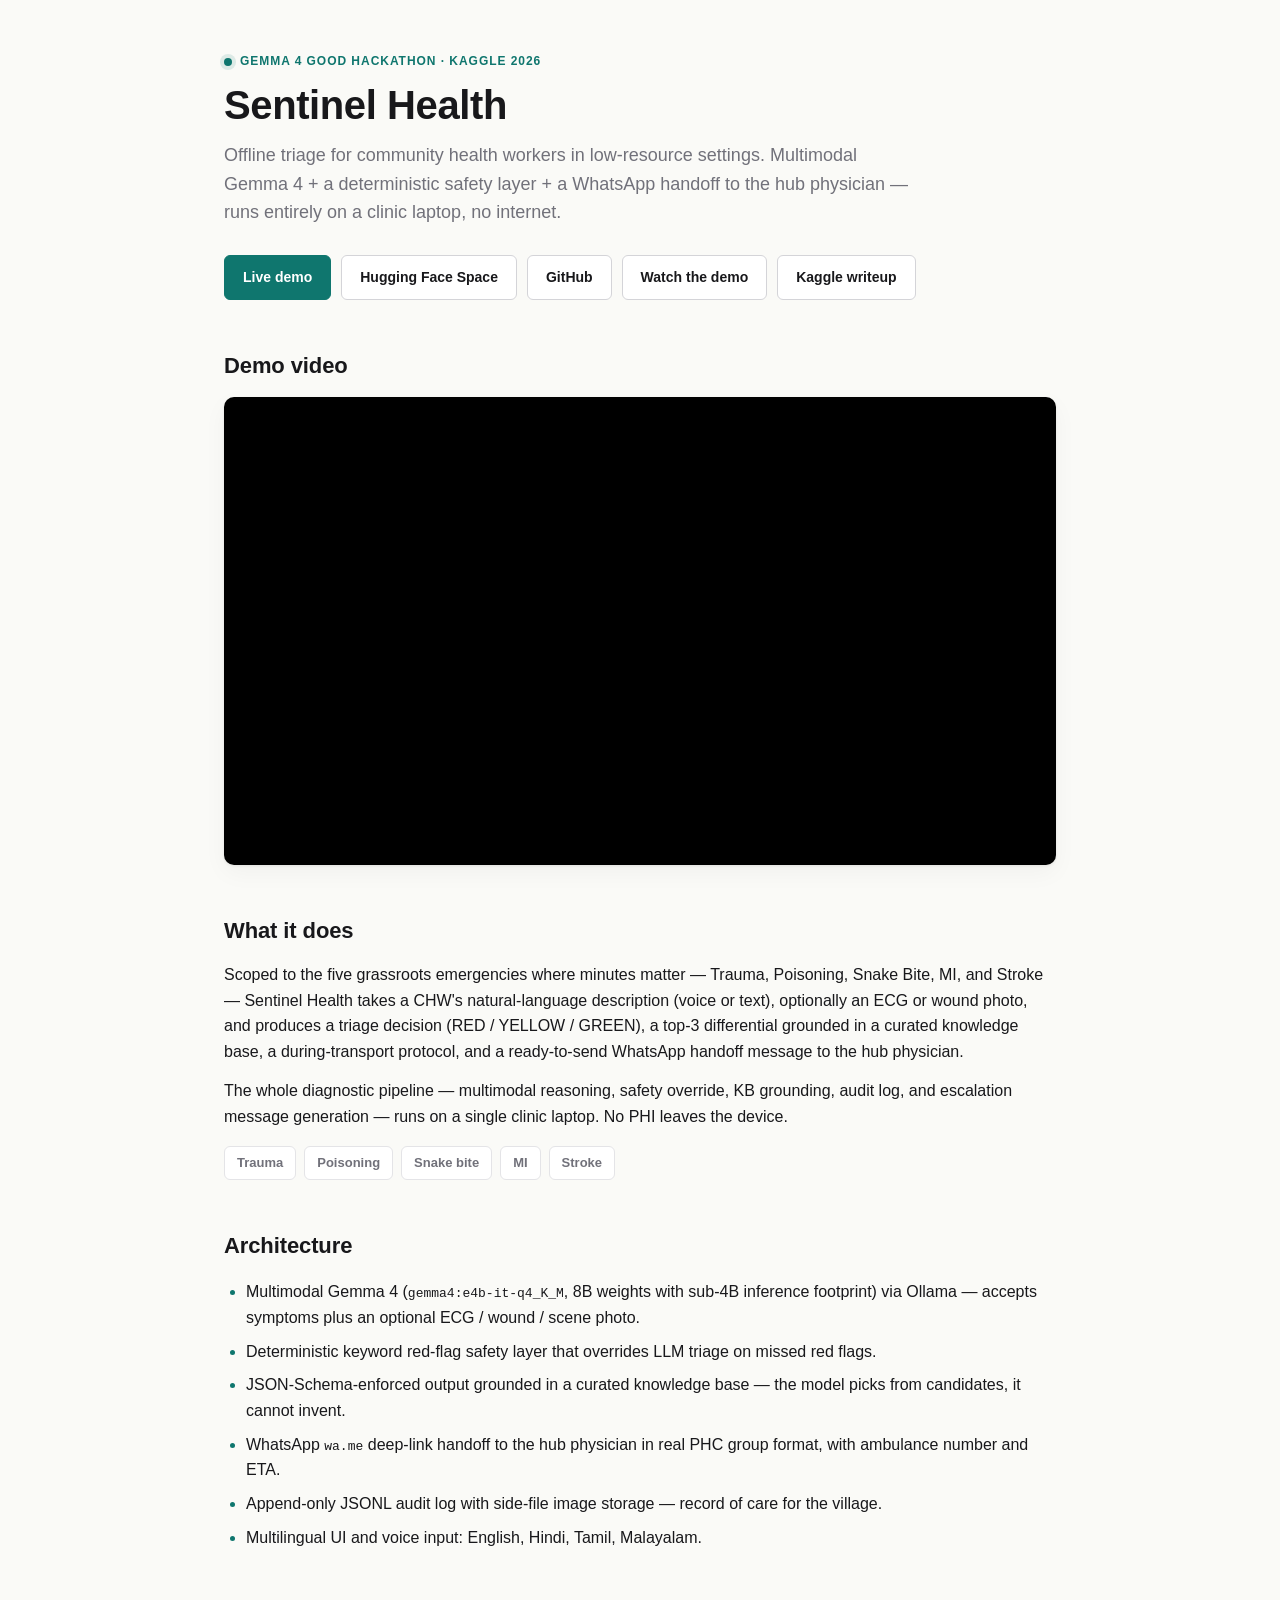
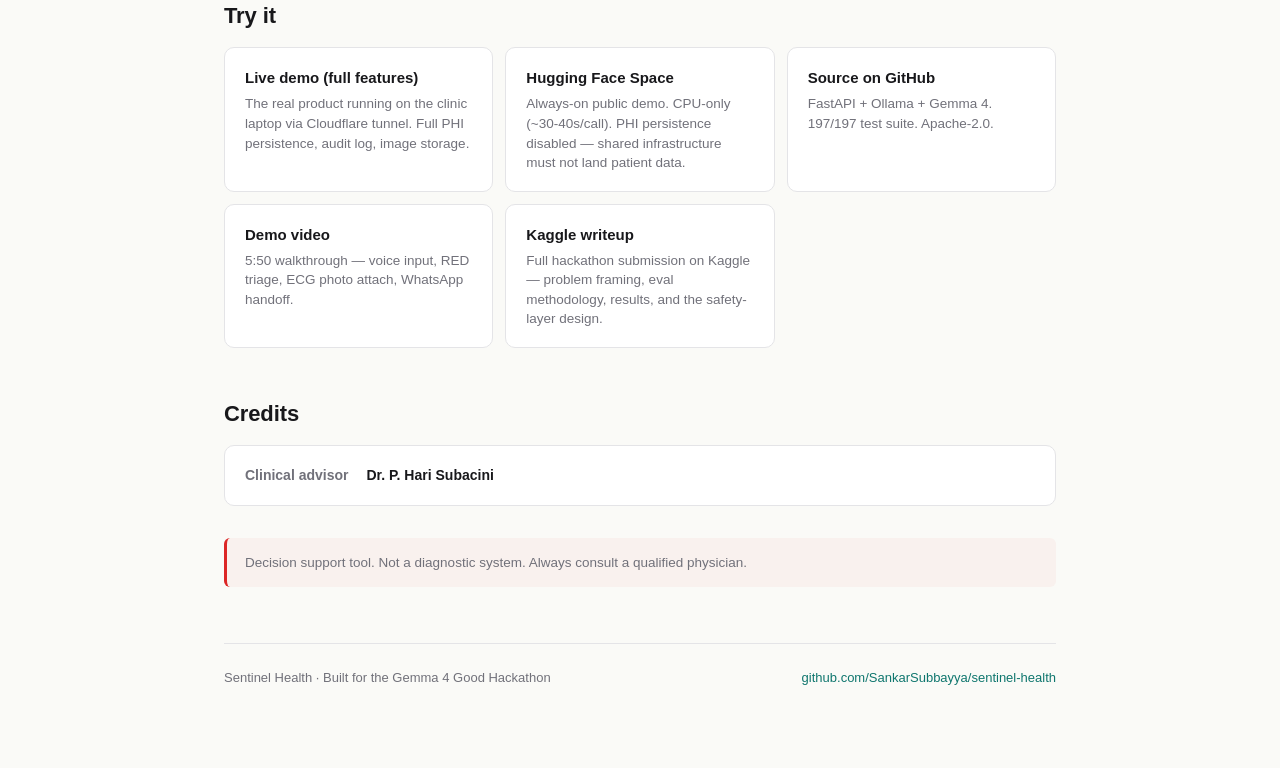
<file: docs/index.html>
<!DOCTYPE html>
<html lang="en">
<head>
  <meta charset="UTF-8" />
  <meta name="viewport" content="width=device-width, initial-scale=1" />
  <title>Sentinel Health — Offline Gemma 4 Triage for Community Health Workers</title>
  <meta name="description" content="Offline-first AI triage for community health workers in low-resource settings. Multimodal Gemma 4 + a deterministic safety layer + WhatsApp handoff to the hub physician. Runs entirely on a clinic laptop, no internet." />

  <meta property="og:title" content="Sentinel Health — Offline Gemma 4 Triage for Community Health Workers" />
  <meta property="og:description" content="Multimodal Gemma 4 + a deterministic safety layer + WhatsApp handoff to the hub physician. Runs entirely on a clinic laptop, no internet." />
  <meta property="og:type" content="website" />
  <meta property="og:url" content="https://sentinel.accurateai.org/" />
  <meta property="og:image" content="https://img.youtube.com/vi/vQ-ansEd8dY/maxresdefault.jpg" />
  <meta name="twitter:card" content="summary_large_image" />

  <style>
    :root {
      --bg: #fafaf7;
      --surface: #ffffff;
      --text: #18181b;
      --text-muted: #71717a;
      --border: #e4e4e7;
      --border-strong: #d4d4d8;
      --accent: #0f766e;
      --accent-hover: #115e59;
      --red: #dc2626;
      --yellow: #ca8a04;
      --green: #16a34a;
      --radius: 10px;
      --radius-sm: 6px;
    }

    * { box-sizing: border-box; }
    html, body { margin: 0; padding: 0; }
    body {
      font-family: -apple-system, BlinkMacSystemFont, 'Segoe UI', Roboto, 'Helvetica Neue', Arial, sans-serif;
      background: var(--bg);
      color: var(--text);
      line-height: 1.6;
      -webkit-font-smoothing: antialiased;
    }
    a { color: var(--accent); text-decoration: none; }
    a:hover { color: var(--accent-hover); text-decoration: underline; }

    .wrap {
      max-width: 880px;
      margin: 0 auto;
      padding: 48px 24px 80px;
    }

    header.hero {
      text-align: left;
      margin-bottom: 40px;
    }
    .eyebrow {
      display: inline-flex;
      align-items: center;
      gap: 8px;
      font-size: 12px;
      font-weight: 700;
      color: var(--accent);
      text-transform: uppercase;
      letter-spacing: 0.08em;
      margin-bottom: 12px;
    }
    .eyebrow::before {
      content: '';
      width: 8px;
      height: 8px;
      border-radius: 50%;
      background: var(--accent);
      box-shadow: 0 0 0 4px rgba(15, 118, 110, 0.12);
    }
    h1 {
      font-size: 40px;
      line-height: 1.08;
      font-weight: 750;
      letter-spacing: -0.01em;
      margin: 0 0 14px;
    }
    .lede {
      font-size: 18px;
      color: var(--text-muted);
      max-width: 700px;
      margin: 0 0 28px;
    }

    .cta-row {
      display: flex;
      flex-wrap: wrap;
      gap: 10px;
      margin-bottom: 8px;
    }
    .btn {
      display: inline-flex;
      align-items: center;
      gap: 8px;
      padding: 10px 18px;
      border-radius: var(--radius-sm);
      font-weight: 600;
      font-size: 14px;
      border: 1px solid var(--border-strong);
      background: var(--surface);
      color: var(--text);
      transition: all 0.15s;
    }
    .btn:hover { border-color: var(--accent); color: var(--accent); text-decoration: none; }
    .btn-primary {
      background: var(--accent);
      color: #fff;
      border-color: var(--accent);
    }
    .btn-primary:hover { background: var(--accent-hover); color: #fff; border-color: var(--accent-hover); }

    section { margin-top: 48px; }
    h2 {
      font-size: 22px;
      font-weight: 700;
      letter-spacing: -0.005em;
      margin: 0 0 14px;
    }
    p { margin: 0 0 14px; }

    .video-wrap {
      position: relative;
      width: 100%;
      padding-top: 56.25%;
      border-radius: var(--radius);
      overflow: hidden;
      background: #000;
      box-shadow: 0 1px 3px rgba(0, 0, 0, 0.08), 0 8px 24px rgba(0, 0, 0, 0.04);
    }
    .video-wrap iframe {
      position: absolute;
      inset: 0;
      width: 100%;
      height: 100%;
      border: 0;
    }

    .scope-strip {
      display: flex;
      flex-wrap: wrap;
      gap: 8px;
      margin: 16px 0 0;
    }
    .scope-chip {
      display: inline-flex;
      align-items: center;
      padding: 6px 12px;
      background: var(--surface);
      border: 1px solid var(--border);
      border-radius: var(--radius-sm);
      color: var(--text-muted);
      font-size: 13px;
      font-weight: 650;
    }

    .arch-list {
      padding-left: 22px;
      color: var(--text);
    }
    .arch-list li { margin-bottom: 8px; }
    .arch-list li::marker { color: var(--accent); }

    .link-grid {
      display: grid;
      grid-template-columns: repeat(auto-fit, minmax(260px, 1fr));
      gap: 12px;
      margin-top: 12px;
    }
    .link-card {
      background: var(--surface);
      border: 1px solid var(--border);
      border-radius: var(--radius);
      padding: 18px 20px;
      transition: border-color 0.15s, box-shadow 0.15s, transform 0.12s;
      color: var(--text);
      display: block;
    }
    .link-card:hover {
      border-color: var(--accent);
      box-shadow: 0 6px 18px rgba(15, 118, 110, 0.08);
      transform: translateY(-1px);
      text-decoration: none;
    }
    .link-card-title {
      font-weight: 700;
      font-size: 15px;
      margin-bottom: 4px;
      color: var(--text);
    }
    .link-card-desc {
      font-size: 13.5px;
      color: var(--text-muted);
      line-height: 1.45;
    }

    .credit-row {
      display: flex;
      flex-wrap: wrap;
      align-items: baseline;
      gap: 8px 18px;
      padding: 18px 20px;
      background: var(--surface);
      border: 1px solid var(--border);
      border-radius: var(--radius);
      font-size: 14px;
    }
    .credit-label { color: var(--text-muted); font-weight: 600; }
    .credit-value { color: var(--text); font-weight: 600; }

    .disclaimer {
      margin-top: 32px;
      padding: 14px 18px;
      background: rgba(220, 38, 38, 0.04);
      border-left: 3px solid var(--red);
      border-radius: var(--radius-sm);
      color: var(--text-muted);
      font-size: 13.5px;
    }

    footer {
      margin-top: 56px;
      padding-top: 24px;
      border-top: 1px solid var(--border);
      color: var(--text-muted);
      font-size: 13px;
      display: flex;
      flex-wrap: wrap;
      justify-content: space-between;
      gap: 8px;
    }

    @media (max-width: 560px) {
      h1 { font-size: 32px; }
      .lede { font-size: 16px; }
      .wrap { padding: 32px 18px 60px; }
    }
  </style>
</head>
<body>
  <div class="wrap">
    <header class="hero">
      <div class="eyebrow">Gemma 4 Good Hackathon · Kaggle 2026</div>
      <h1>Sentinel Health</h1>
      <p class="lede">
        Offline triage for community health workers in low-resource settings.
        Multimodal Gemma 4 + a deterministic safety layer + a WhatsApp handoff
        to the hub physician — runs entirely on a clinic laptop, no internet.
      </p>
      <div class="cta-row">
        <a class="btn btn-primary" href="https://triage.accurateai.org/demo">Live demo</a>
        <a class="btn" href="https://huggingface.co/spaces/sankara68/sentinel-health">Hugging Face Space</a>
        <a class="btn" href="https://github.com/SankarSubbayya/sentinel-health">GitHub</a>
        <a class="btn" href="https://youtu.be/vQ-ansEd8dY">Watch the demo</a>
        <a class="btn" href="https://www.kaggle.com/competitions/gemma-4-good-hackathon/writeups/new-writeup-1778811422964">Kaggle writeup</a>
      </div>
    </header>

    <section>
      <h2>Demo video</h2>
      <div class="video-wrap">
        <iframe
          src="https://www.youtube.com/embed/vQ-ansEd8dY"
          title="Sentinel Health — Offline Gemma 4 Medical Triage Demo"
          allow="accelerometer; autoplay; clipboard-write; encrypted-media; gyroscope; picture-in-picture; web-share"
          allowfullscreen
          referrerpolicy="strict-origin-when-cross-origin">
        </iframe>
      </div>
    </section>

    <section>
      <h2>What it does</h2>
      <p>
        Scoped to the five grassroots emergencies where minutes matter — Trauma,
        Poisoning, Snake Bite, MI, and Stroke — Sentinel Health takes a CHW's
        natural-language description (voice or text), optionally an ECG or wound
        photo, and produces a triage decision (RED / YELLOW / GREEN), a top-3
        differential grounded in a curated knowledge base, a during-transport
        protocol, and a ready-to-send WhatsApp handoff message to the hub
        physician.
      </p>
      <p>
        The whole diagnostic pipeline — multimodal reasoning, safety override,
        KB grounding, audit log, and escalation message generation — runs on a
        single clinic laptop. No PHI leaves the device.
      </p>
      <div class="scope-strip">
        <span class="scope-chip">Trauma</span>
        <span class="scope-chip">Poisoning</span>
        <span class="scope-chip">Snake bite</span>
        <span class="scope-chip">MI</span>
        <span class="scope-chip">Stroke</span>
      </div>
    </section>

    <section>
      <h2>Architecture</h2>
      <ul class="arch-list">
        <li>
          Multimodal Gemma 4 (<code>gemma4:e4b-it-q4_K_M</code>, 8B weights with
          sub-4B inference footprint) via Ollama — accepts symptoms plus an
          optional ECG / wound / scene photo.
        </li>
        <li>
          Deterministic keyword red-flag safety layer that overrides LLM triage
          on missed red flags.
        </li>
        <li>
          JSON-Schema-enforced output grounded in a curated knowledge base —
          the model picks from candidates, it cannot invent.
        </li>
        <li>
          WhatsApp <code>wa.me</code> deep-link handoff to the hub physician in
          real PHC group format, with ambulance number and ETA.
        </li>
        <li>
          Append-only JSONL audit log with side-file image storage — record of
          care for the village.
        </li>
        <li>
          Multilingual UI and voice input: English, Hindi, Tamil, Malayalam.
        </li>
      </ul>
    </section>

    <section>
      <h2>Try it</h2>
      <div class="link-grid">
        <a class="link-card" href="https://triage.accurateai.org/demo">
          <div class="link-card-title">Live demo (full features)</div>
          <div class="link-card-desc">
            The real product running on the clinic laptop via Cloudflare tunnel.
            Full PHI persistence, audit log, image storage.
          </div>
        </a>
        <a class="link-card" href="https://huggingface.co/spaces/sankara68/sentinel-health">
          <div class="link-card-title">Hugging Face Space</div>
          <div class="link-card-desc">
            Always-on public demo. CPU-only (~30-40s/call). PHI persistence
            disabled — shared infrastructure must not land patient data.
          </div>
        </a>
        <a class="link-card" href="https://github.com/SankarSubbayya/sentinel-health">
          <div class="link-card-title">Source on GitHub</div>
          <div class="link-card-desc">
            FastAPI + Ollama + Gemma 4. 197/197 test suite. Apache-2.0.
          </div>
        </a>
        <a class="link-card" href="https://youtu.be/vQ-ansEd8dY">
          <div class="link-card-title">Demo video</div>
          <div class="link-card-desc">
            5:50 walkthrough — voice input, RED triage, ECG photo attach,
            WhatsApp handoff.
          </div>
        </a>
        <a class="link-card" href="https://www.kaggle.com/competitions/gemma-4-good-hackathon/writeups/new-writeup-1778811422964">
          <div class="link-card-title">Kaggle writeup</div>
          <div class="link-card-desc">
            Full hackathon submission on Kaggle — problem framing, eval
            methodology, results, and the safety-layer design.
          </div>
        </a>
      </div>
    </section>

    <section>
      <h2>Credits</h2>
      <div class="credit-row">
        <span class="credit-label">Clinical advisor</span>
        <span class="credit-value">Dr. P. Hari Subacini</span>
      </div>
      <div class="disclaimer">
        Decision support tool. Not a diagnostic system. Always consult a
        qualified physician.
      </div>
    </section>

    <footer>
      <span>Sentinel Health · Built for the Gemma 4 Good Hackathon</span>
      <span><a href="https://github.com/SankarSubbayya/sentinel-health">github.com/SankarSubbayya/sentinel-health</a></span>
    </footer>
  </div>
</body>
</html>
</file>
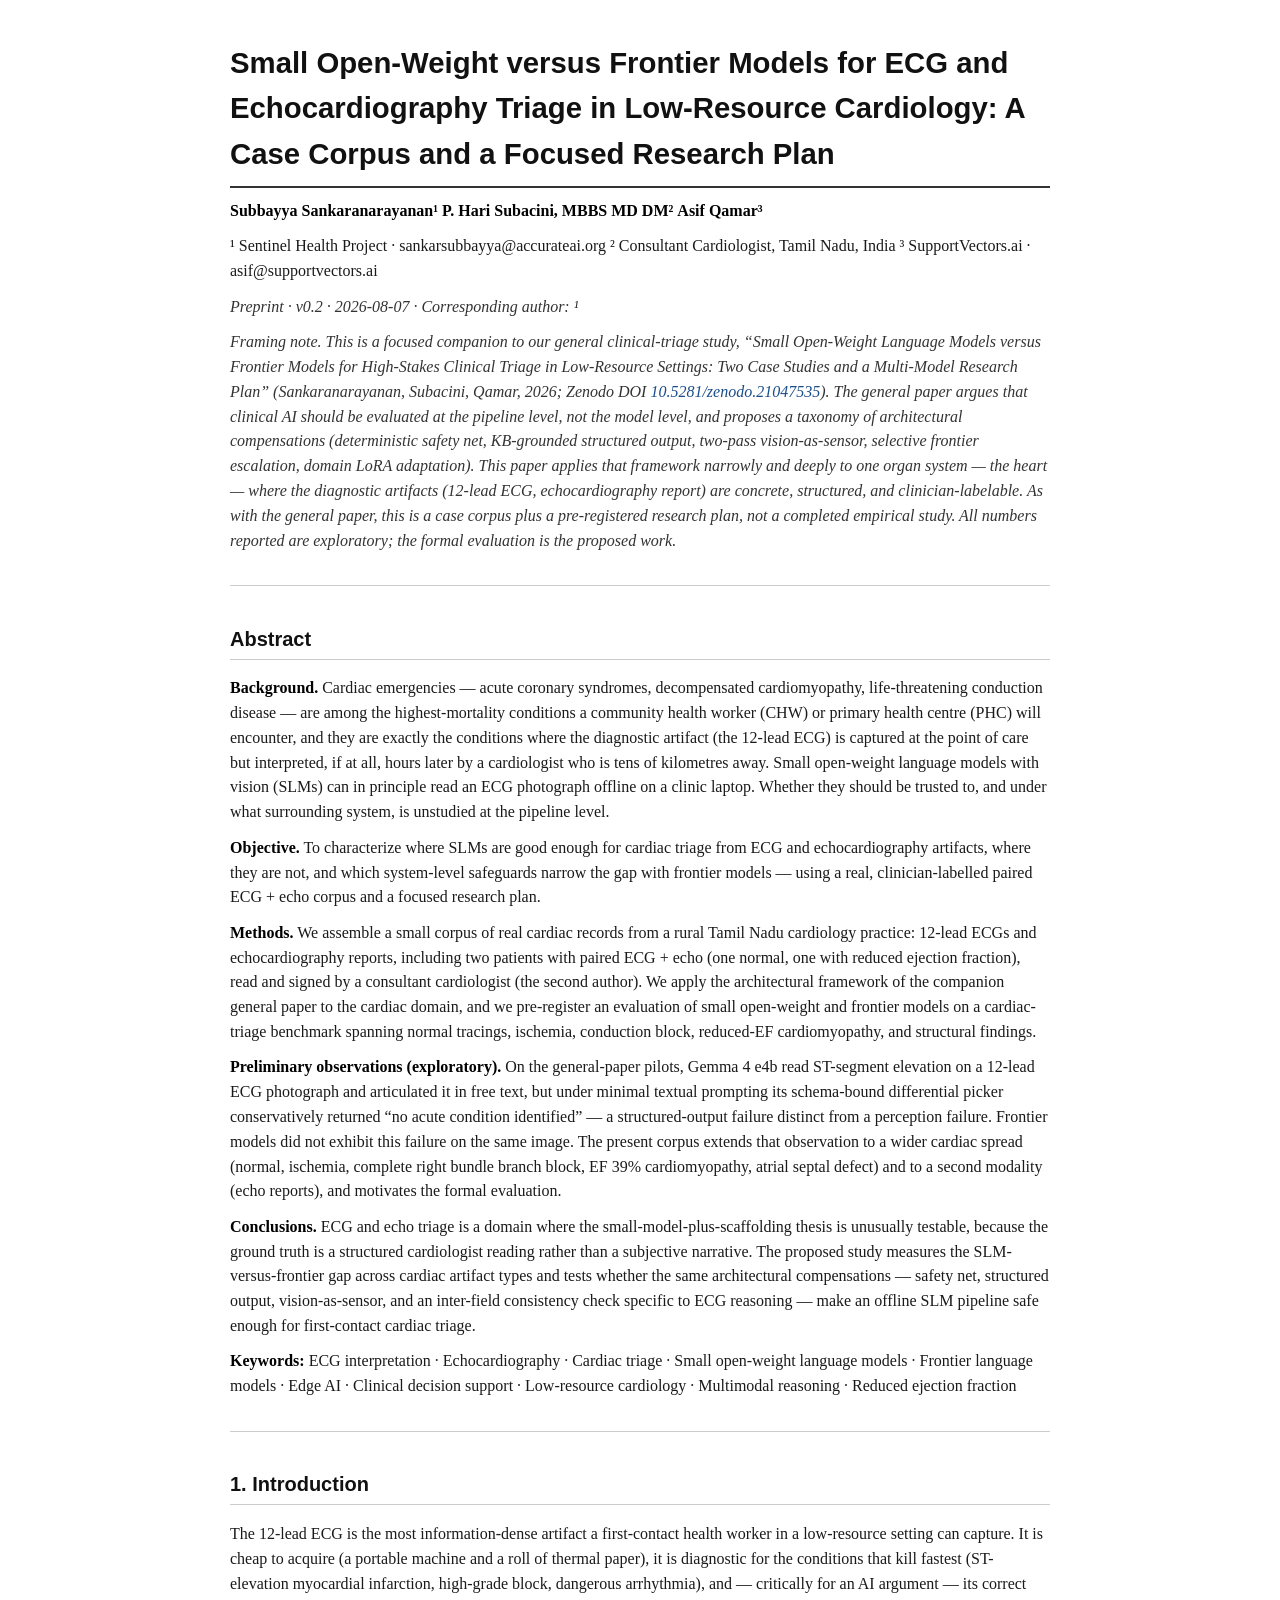
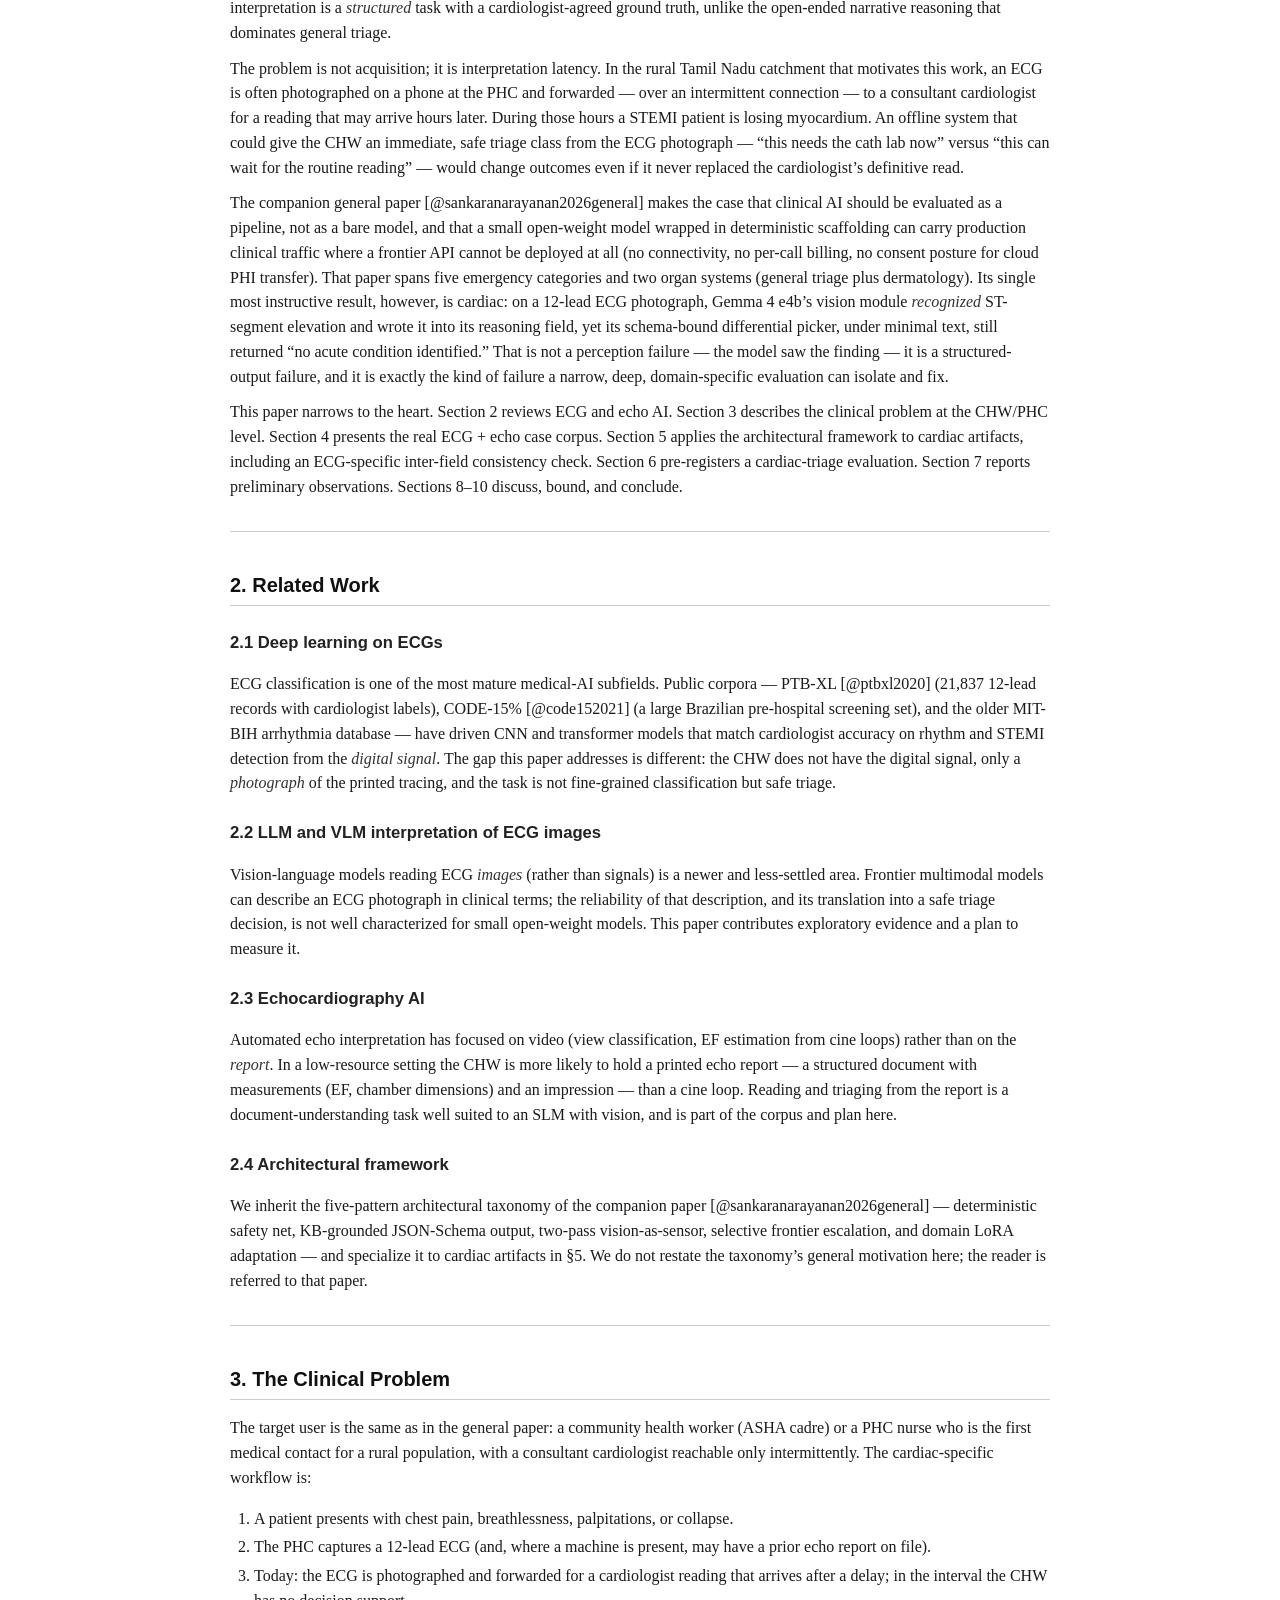
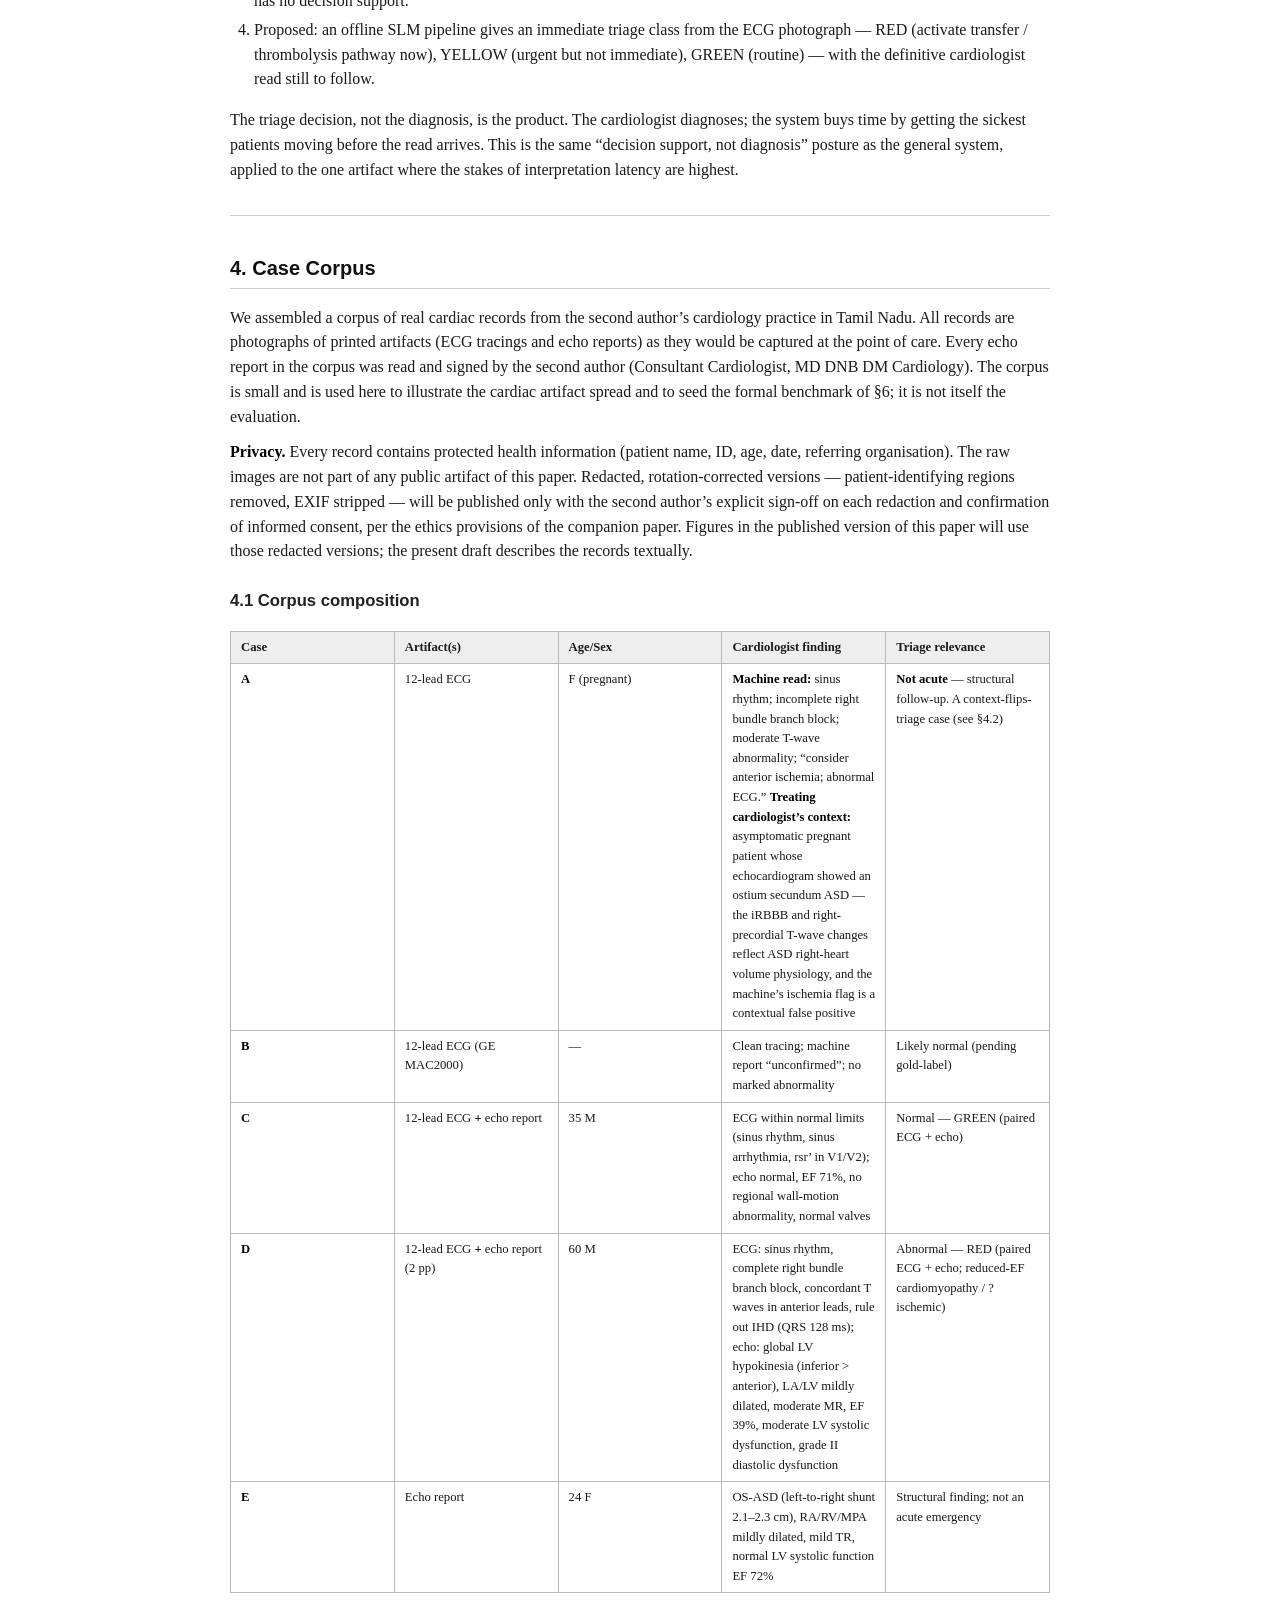
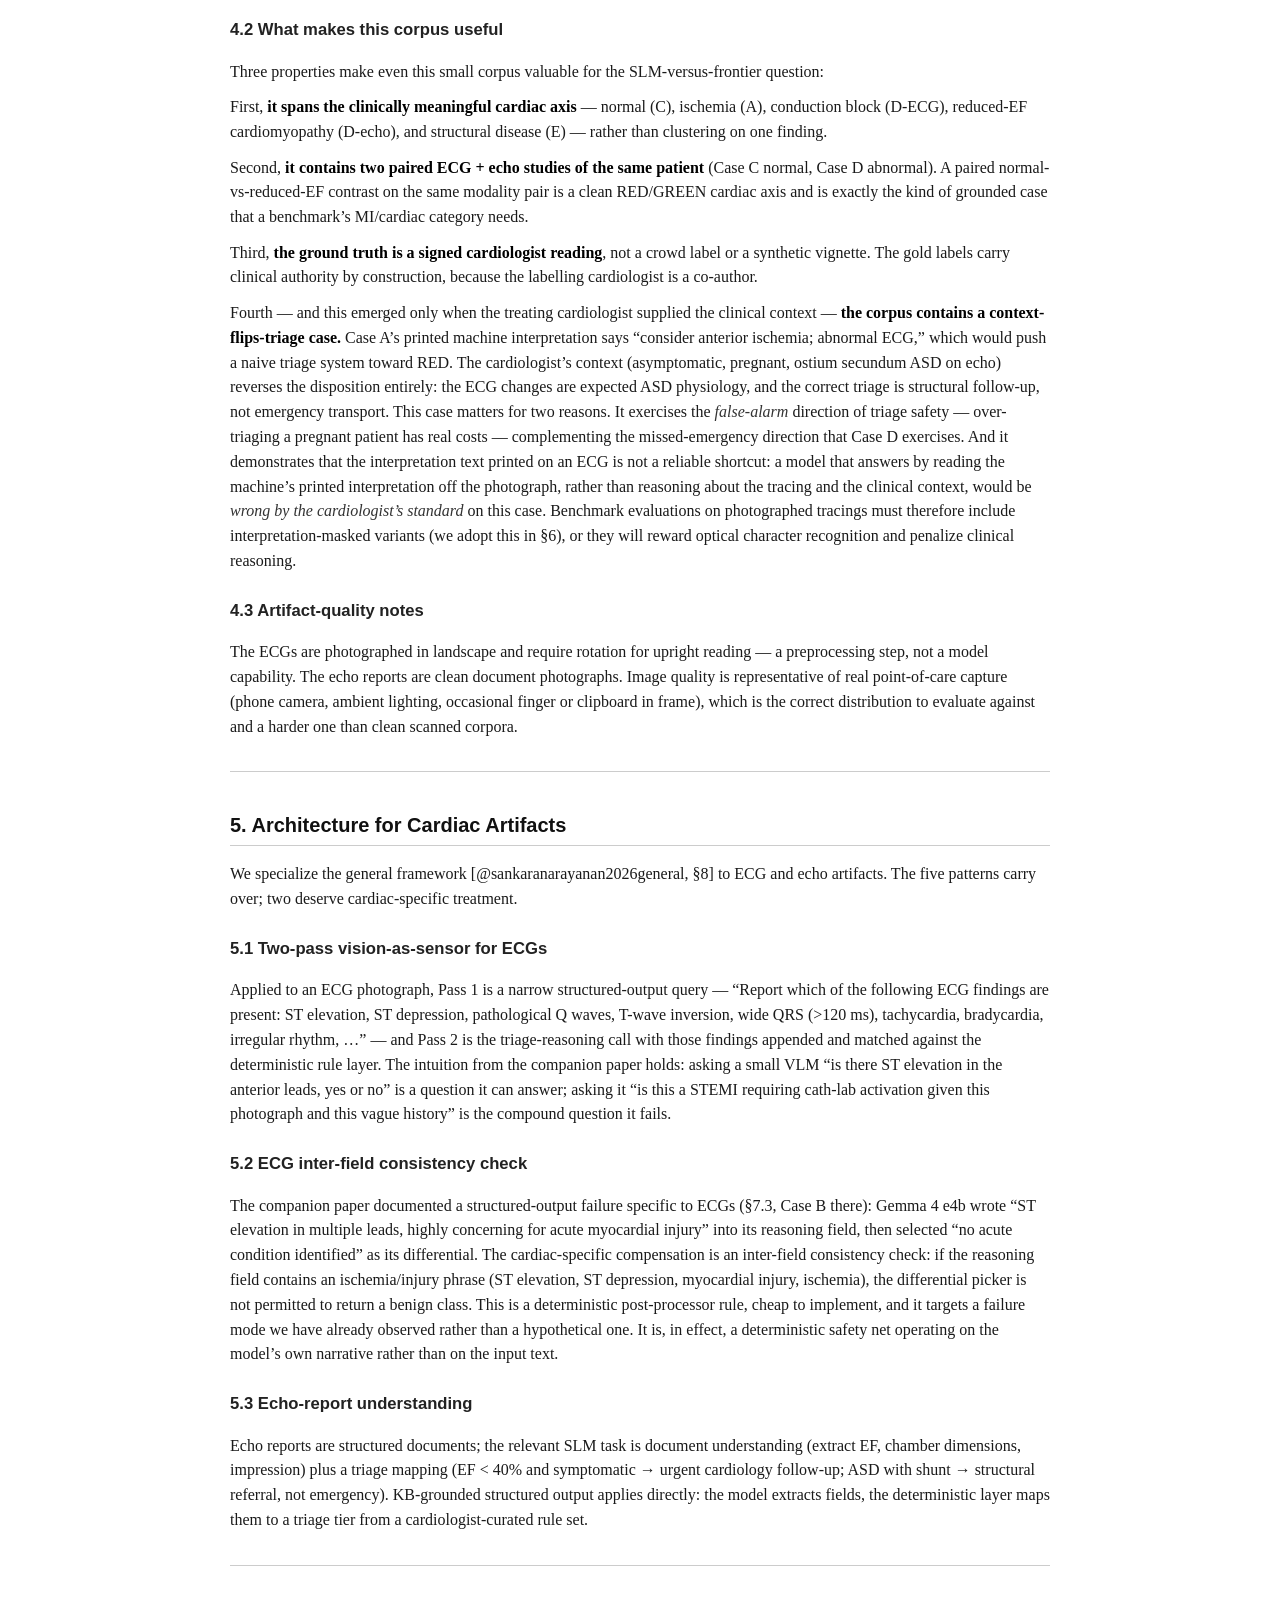
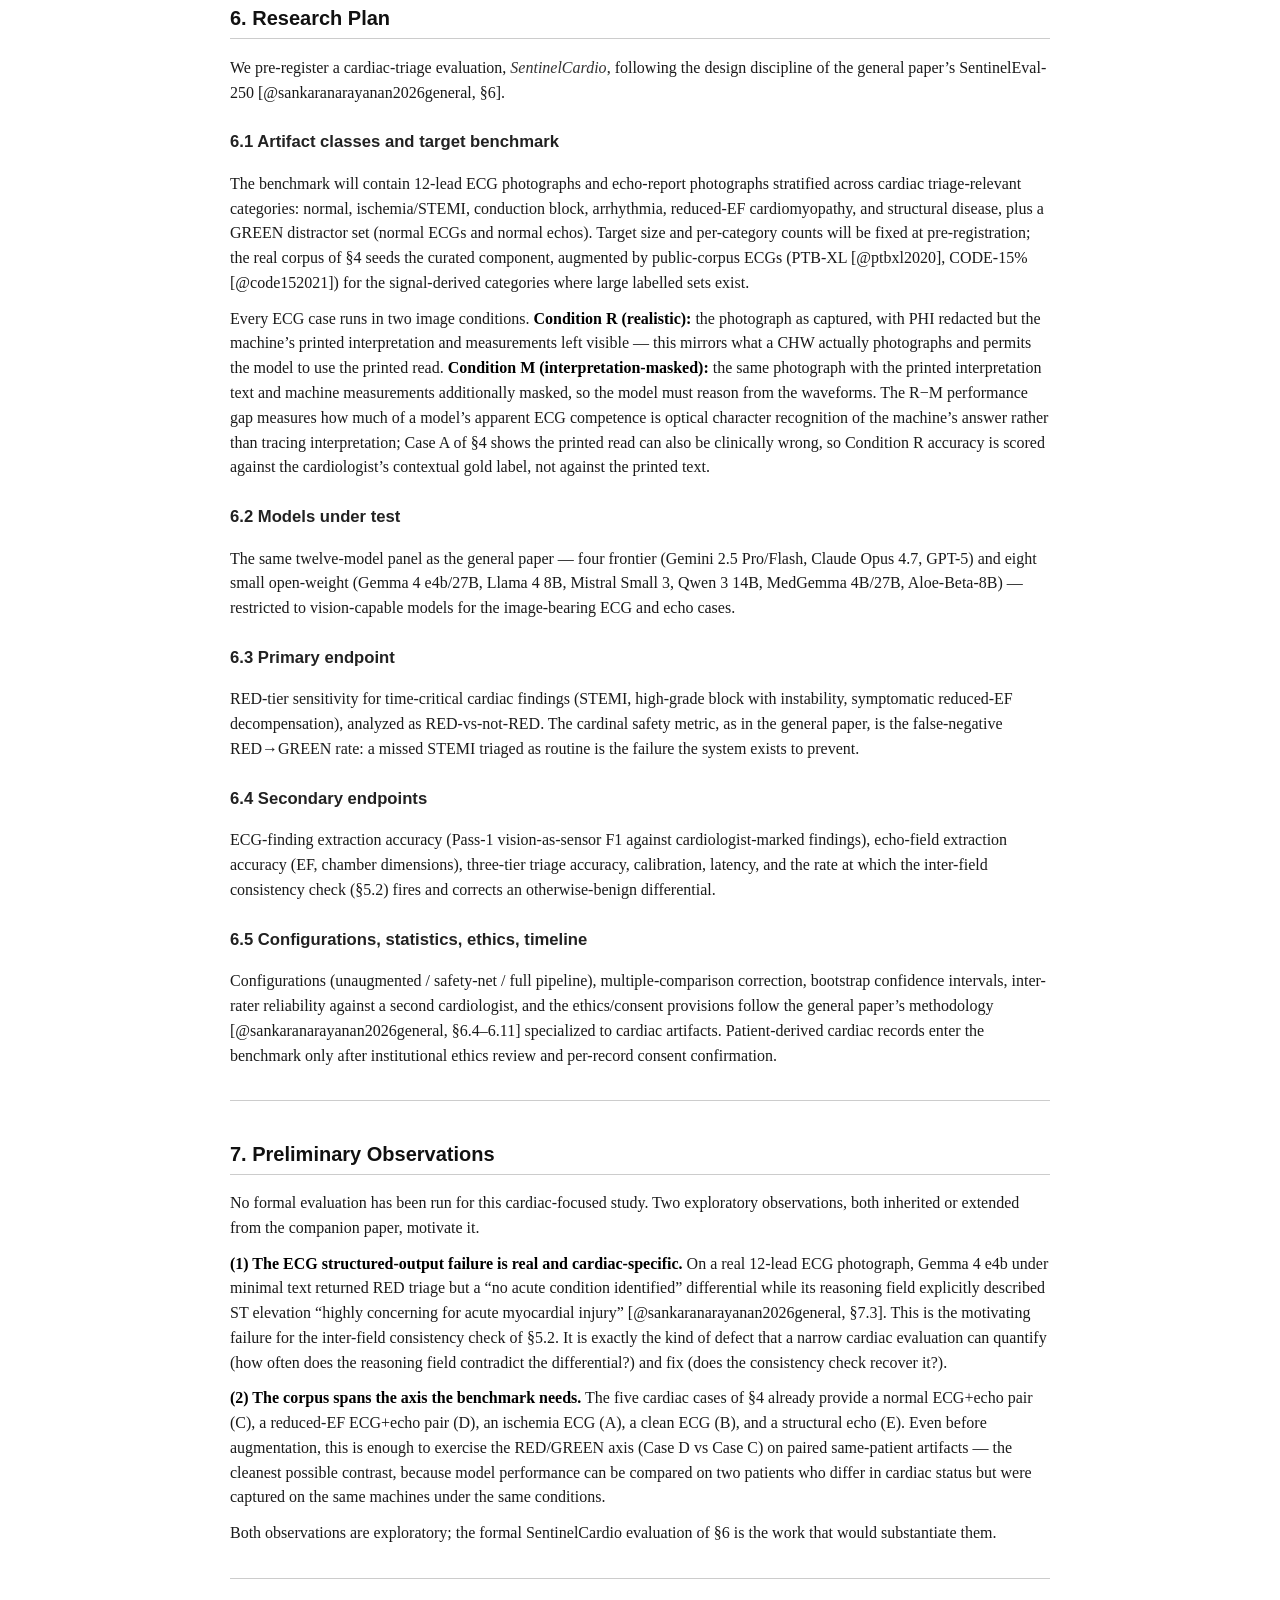
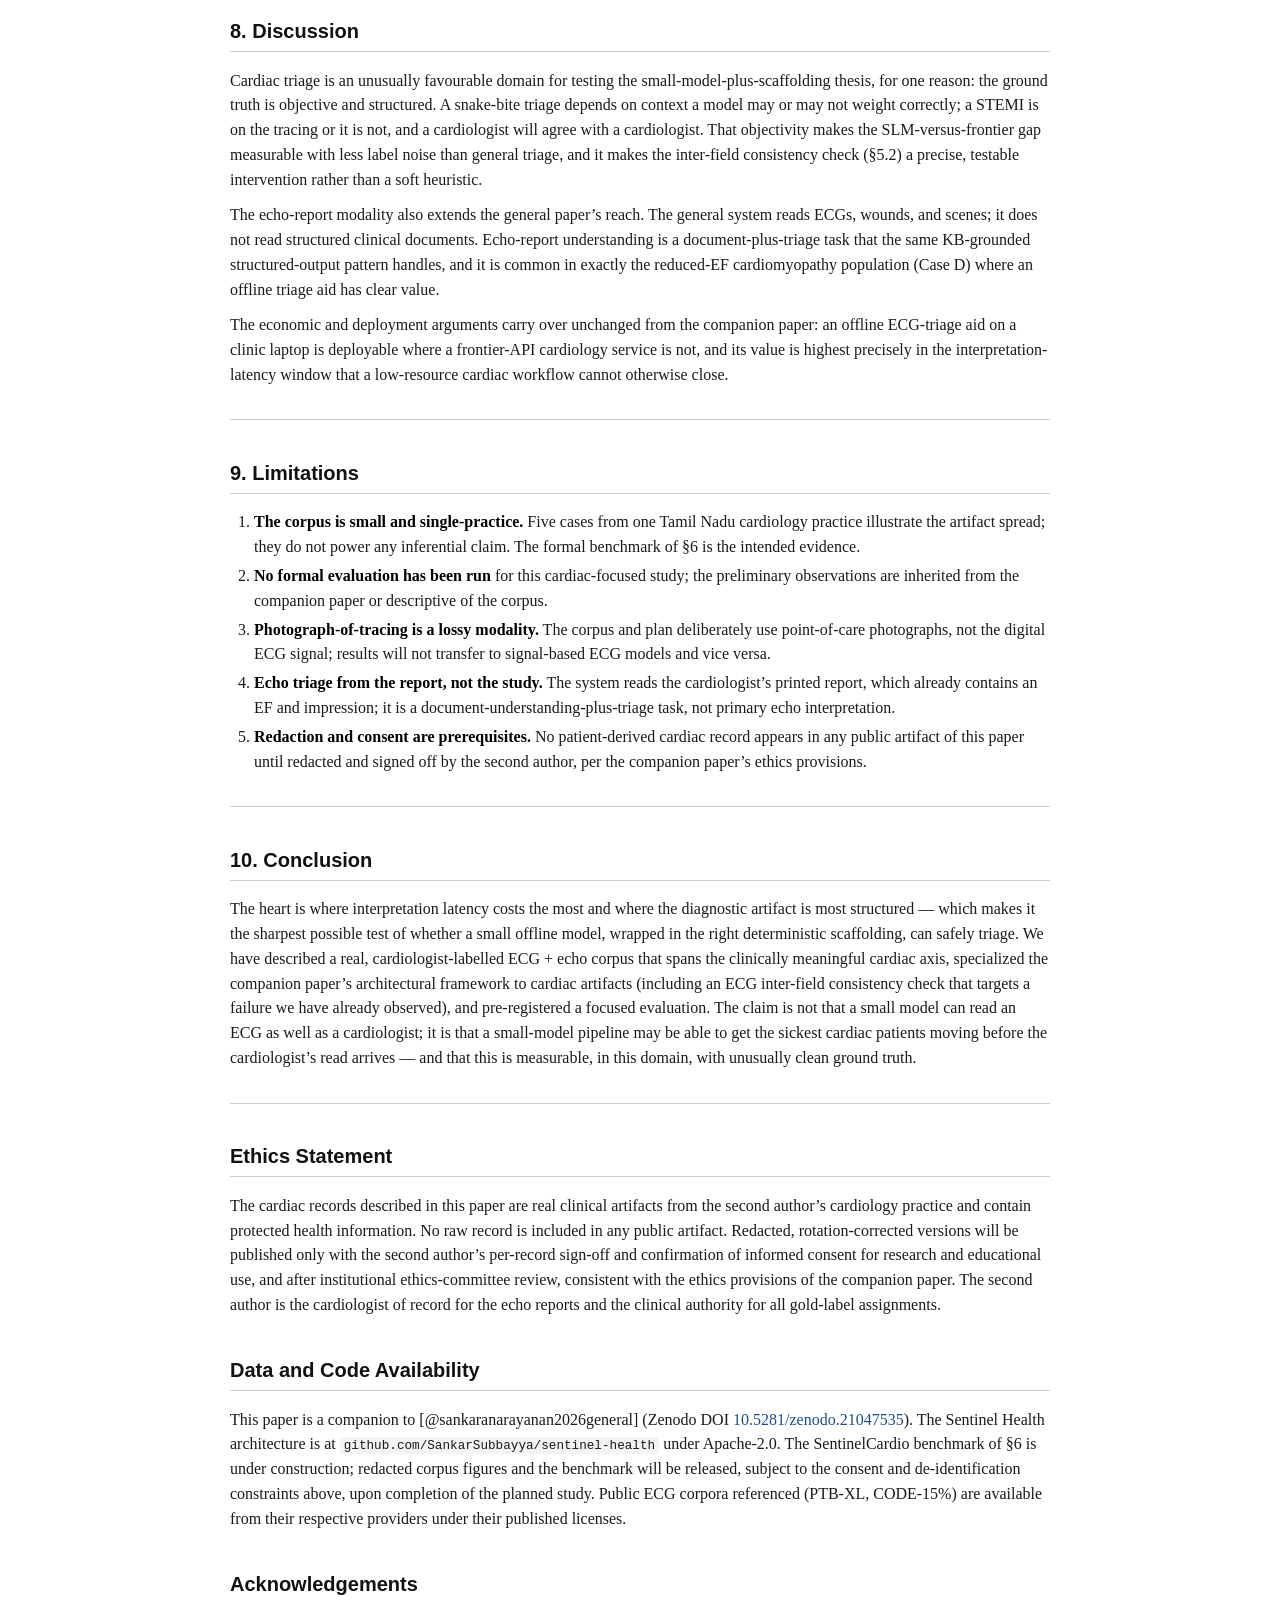
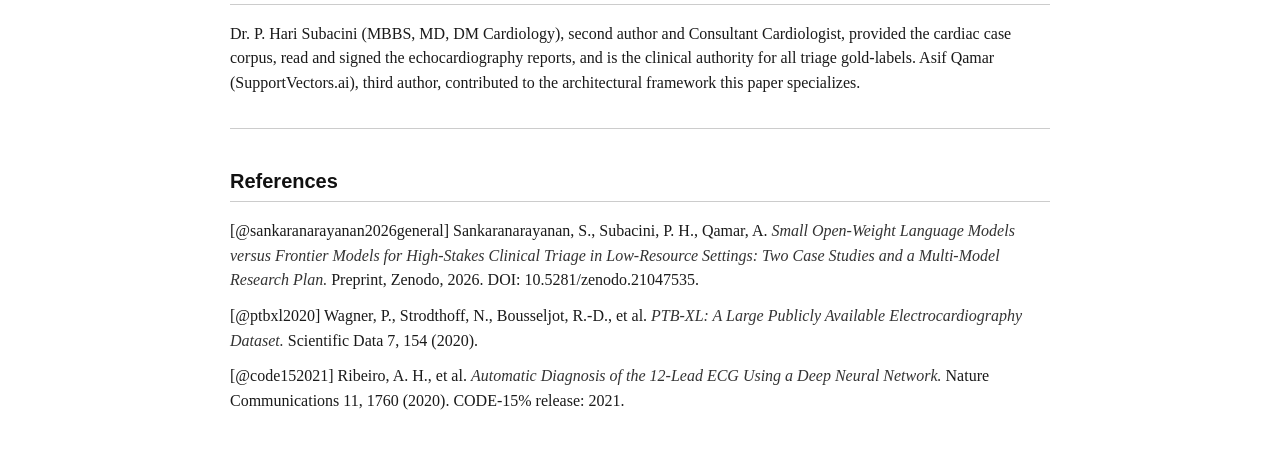
<file: docs/cardiac_slm_vs_frontier.html>
<!DOCTYPE html>
<html xmlns="http://www.w3.org/1999/xhtml" lang xml:lang>
<head>
  <meta charset="utf-8" />
  <meta name="generator" content="pandoc" />
  <meta name="viewport" content="width=device-width, initial-scale=1.0, user-scalable=yes" />
  <title>cardiac_slm_vs_frontier</title>
  <style>

code{white-space: pre-wrap;}
span.smallcaps{font-variant: small-caps;}
div.columns{display: flex; gap: min(4vw, 1.5em);}
div.column{flex: auto; overflow-x: auto;}
div.hanging-indent{margin-left: 1.5em; text-indent: -1.5em;}

ul.task-list[class]{list-style: none;}
ul.task-list li input[type="checkbox"] {
font-size: inherit;
width: 0.8em;
margin: 0 0.8em 0.2em -1.6em;
vertical-align: middle;
}
.display.math{display: block; text-align: center; margin: 0.5rem auto;}
</style>
  <style type="text/css">body { font-family: Georgia, "Times New Roman", serif; max-width: 820px; margin: 40px auto; line-height: 1.55; color: #1a1a1a; padding: 0 24px; }
h1, h2, h3, h4 { font-family: "Helvetica Neue", Arial, sans-serif; color: #111; }
h1 { font-size: 22pt; border-bottom: 2px solid #333; padding-bottom: 10px; margin-bottom: 8px; }
h2 { font-size: 15pt; margin-top: 28pt; border-bottom: 1px solid #ccc; padding-bottom: 4px; }
h3 { font-size: 12.5pt; margin-top: 18pt; color: #222; }
h4 { font-size: 11pt; margin-top: 14pt; color: #444; }
p { margin: 8pt 0; }
em { color: #333; }
strong { color: #000; }
table { border-collapse: collapse; width: 100%; margin: 12px 0; font-size: 9.5pt; }
th, td { border: 1px solid #bbb; padding: 6px 10px; text-align: left; vertical-align: top; }
th { background: #eee; }
code { font-family: "SF Mono", Menlo, Consolas, monospace; background: #f3f3f3; padding: 1px 4px; font-size: 9.5pt; border-radius: 2px; }
pre { background: #f3f3f3; padding: 12px; overflow-x: auto; font-size: 9pt; line-height: 1.45; border-left: 3px solid #888; }
pre code { background: transparent; padding: 0; }
blockquote { border-left: 3px solid #888; padding: 4px 14px; color: #444; font-style: italic; margin: 10px 0; background: #fafafa; }
ul, ol { padding-left: 24px; }
li { margin: 4px 0; }
hr { border: none; border-top: 1px solid #ccc; margin: 24pt 0; }
img { max-width: 100%; display: block; margin: 12pt auto; border: 1px solid #ccc; }
figcaption, .caption { font-size: 9pt; color: #555; text-align: center; margin-top: 4px; font-style: italic; }
a { color: #1a4d8a; text-decoration: none; }
a:hover { text-decoration: underline; }
#TOC, nav.toc { background: #fafafa; padding: 14px 22px; border: 1px solid #ddd; border-radius: 4px; margin: 20px 0; }
#TOC ul { padding-left: 18px; }
#TOC > ul { padding-left: 0; }
@media print {
body { font-size: 10pt; max-width: 100%; margin: 0; padding: 0 18mm; }
h1 { font-size: 18pt; }
h2 { font-size: 13pt; page-break-after: avoid; }
h3, h4 { page-break-after: avoid; }
table, pre, blockquote, img { page-break-inside: avoid; }
table { font-size: 8.5pt; }
pre { font-size: 8pt; }
img { max-width: 90%; }
}
</style>
</head>
<body>
<h1 id="small-open-weight-versus-frontier-models-for-ecg-and-echocardiography-triage-in-low-resource-cardiology-a-case-corpus-and-a-focused-research-plan">Small
Open-Weight versus Frontier Models for ECG and Echocardiography Triage
in Low-Resource Cardiology: A Case Corpus and a Focused Research
Plan</h1>
<p><strong>Subbayya Sankaranarayanan¹</strong> <strong>P. Hari Subacini,
MBBS MD DM²</strong> <strong>Asif Qamar³</strong></p>
<p>¹ Sentinel Health Project · sankarsubbayya@accurateai.org ²
Consultant Cardiologist, Tamil Nadu, India ³ SupportVectors.ai ·
asif@supportvectors.ai</p>
<p><em>Preprint · v0.2 · 2026-08-07 · Corresponding author: ¹</em></p>
<p><em>Framing note. This is a focused companion to our general
clinical-triage study, “Small Open-Weight Language Models versus
Frontier Models for High-Stakes Clinical Triage in Low-Resource
Settings: Two Case Studies and a Multi-Model Research Plan”
(Sankaranarayanan, Subacini, Qamar, 2026; Zenodo DOI <a href="https://doi.org/10.5281/zenodo.21047535">10.5281/zenodo.21047535</a>).
The general paper argues that clinical AI should be evaluated at the
pipeline level, not the model level, and proposes a taxonomy of
architectural compensations (deterministic safety net, KB-grounded
structured output, two-pass vision-as-sensor, selective frontier
escalation, domain LoRA adaptation). This paper applies that framework
narrowly and deeply to one organ system — the heart — where the
diagnostic artifacts (12-lead ECG, echocardiography report) are
concrete, structured, and clinician-labelable. As with the general
paper, this is a case corpus plus a pre-registered research plan, not a
completed empirical study. All numbers reported are exploratory; the
formal evaluation is the proposed work.</em></p>
<hr />
<h2 id="abstract">Abstract</h2>
<p><strong>Background.</strong> Cardiac emergencies — acute coronary
syndromes, decompensated cardiomyopathy, life-threatening conduction
disease — are among the highest-mortality conditions a community health
worker (CHW) or primary health centre (PHC) will encounter, and they are
exactly the conditions where the diagnostic artifact (the 12-lead ECG)
is captured at the point of care but interpreted, if at all, hours later
by a cardiologist who is tens of kilometres away. Small open-weight
language models with vision (SLMs) can in principle read an ECG
photograph offline on a clinic laptop. Whether they should be trusted
to, and under what surrounding system, is unstudied at the pipeline
level.</p>
<p><strong>Objective.</strong> To characterize where SLMs are good
enough for cardiac triage from ECG and echocardiography artifacts, where
they are not, and which system-level safeguards narrow the gap with
frontier models — using a real, clinician-labelled paired ECG + echo
corpus and a focused research plan.</p>
<p><strong>Methods.</strong> We assemble a small corpus of real cardiac
records from a rural Tamil Nadu cardiology practice: 12-lead ECGs and
echocardiography reports, including two patients with paired ECG + echo
(one normal, one with reduced ejection fraction), read and signed by a
consultant cardiologist (the second author). We apply the architectural
framework of the companion general paper to the cardiac domain, and we
pre-register an evaluation of small open-weight and frontier models on a
cardiac-triage benchmark spanning normal tracings, ischemia, conduction
block, reduced-EF cardiomyopathy, and structural findings.</p>
<p><strong>Preliminary observations (exploratory).</strong> On the
general-paper pilots, Gemma 4 e4b read ST-segment elevation on a 12-lead
ECG photograph and articulated it in free text, but under minimal
textual prompting its schema-bound differential picker conservatively
returned “no acute condition identified” — a structured-output failure
distinct from a perception failure. Frontier models did not exhibit this
failure on the same image. The present corpus extends that observation
to a wider cardiac spread (normal, ischemia, complete right bundle
branch block, EF 39% cardiomyopathy, atrial septal defect) and to a
second modality (echo reports), and motivates the formal evaluation.</p>
<p><strong>Conclusions.</strong> ECG and echo triage is a domain where
the small-model-plus-scaffolding thesis is unusually testable, because
the ground truth is a structured cardiologist reading rather than a
subjective narrative. The proposed study measures the
SLM-versus-frontier gap across cardiac artifact types and tests whether
the same architectural compensations — safety net, structured output,
vision-as-sensor, and an inter-field consistency check specific to ECG
reasoning — make an offline SLM pipeline safe enough for first-contact
cardiac triage.</p>
<p><strong>Keywords:</strong> ECG interpretation · Echocardiography ·
Cardiac triage · Small open-weight language models · Frontier language
models · Edge AI · Clinical decision support · Low-resource cardiology ·
Multimodal reasoning · Reduced ejection fraction</p>
<hr />
<h2 id="introduction">1. Introduction</h2>
<p>The 12-lead ECG is the most information-dense artifact a
first-contact health worker in a low-resource setting can capture. It is
cheap to acquire (a portable machine and a roll of thermal paper), it is
diagnostic for the conditions that kill fastest (ST-elevation myocardial
infarction, high-grade block, dangerous arrhythmia), and — critically
for an AI argument — its correct interpretation is a <em>structured</em>
task with a cardiologist-agreed ground truth, unlike the open-ended
narrative reasoning that dominates general triage.</p>
<p>The problem is not acquisition; it is interpretation latency. In the
rural Tamil Nadu catchment that motivates this work, an ECG is often
photographed on a phone at the PHC and forwarded — over an intermittent
connection — to a consultant cardiologist for a reading that may arrive
hours later. During those hours a STEMI patient is losing myocardium. An
offline system that could give the CHW an immediate, safe triage class
from the ECG photograph — “this needs the cath lab now” versus “this can
wait for the routine reading” — would change outcomes even if it never
replaced the cardiologist’s definitive read.</p>
<p>The companion general paper <span class="citation" data-cites="sankaranarayanan2026general">[@sankaranarayanan2026general]</span>
makes the case that clinical AI should be evaluated as a pipeline, not
as a bare model, and that a small open-weight model wrapped in
deterministic scaffolding can carry production clinical traffic where a
frontier API cannot be deployed at all (no connectivity, no per-call
billing, no consent posture for cloud PHI transfer). That paper spans
five emergency categories and two organ systems (general triage plus
dermatology). Its single most instructive result, however, is cardiac:
on a 12-lead ECG photograph, Gemma 4 e4b’s vision module
<em>recognized</em> ST-segment elevation and wrote it into its reasoning
field, yet its schema-bound differential picker, under minimal text,
still returned “no acute condition identified.” That is not a perception
failure — the model saw the finding — it is a structured-output failure,
and it is exactly the kind of failure a narrow, deep, domain-specific
evaluation can isolate and fix.</p>
<p>This paper narrows to the heart. Section 2 reviews ECG and echo AI.
Section 3 describes the clinical problem at the CHW/PHC level. Section 4
presents the real ECG + echo case corpus. Section 5 applies the
architectural framework to cardiac artifacts, including an ECG-specific
inter-field consistency check. Section 6 pre-registers a cardiac-triage
evaluation. Section 7 reports preliminary observations. Sections 8–10
discuss, bound, and conclude.</p>
<hr />
<h2 id="related-work">2. Related Work</h2>
<h3 id="deep-learning-on-ecgs">2.1 Deep learning on ECGs</h3>
<p>ECG classification is one of the most mature medical-AI subfields.
Public corpora — PTB-XL <span class="citation" data-cites="ptbxl2020">[@ptbxl2020]</span> (21,837 12-lead records with
cardiologist labels), CODE-15% <span class="citation" data-cites="code152021">[@code152021]</span> (a large Brazilian
pre-hospital screening set), and the older MIT-BIH arrhythmia database —
have driven CNN and transformer models that match cardiologist accuracy
on rhythm and STEMI detection from the <em>digital signal</em>. The gap
this paper addresses is different: the CHW does not have the digital
signal, only a <em>photograph</em> of the printed tracing, and the task
is not fine-grained classification but safe triage.</p>
<h3 id="llm-and-vlm-interpretation-of-ecg-images">2.2 LLM and VLM
interpretation of ECG images</h3>
<p>Vision-language models reading ECG <em>images</em> (rather than
signals) is a newer and less-settled area. Frontier multimodal models
can describe an ECG photograph in clinical terms; the reliability of
that description, and its translation into a safe triage decision, is
not well characterized for small open-weight models. This paper
contributes exploratory evidence and a plan to measure it.</p>
<h3 id="echocardiography-ai">2.3 Echocardiography AI</h3>
<p>Automated echo interpretation has focused on video (view
classification, EF estimation from cine loops) rather than on the
<em>report</em>. In a low-resource setting the CHW is more likely to
hold a printed echo report — a structured document with measurements
(EF, chamber dimensions) and an impression — than a cine loop. Reading
and triaging from the report is a document-understanding task well
suited to an SLM with vision, and is part of the corpus and plan
here.</p>
<h3 id="architectural-framework">2.4 Architectural framework</h3>
<p>We inherit the five-pattern architectural taxonomy of the companion
paper <span class="citation" data-cites="sankaranarayanan2026general">[@sankaranarayanan2026general]</span>
— deterministic safety net, KB-grounded JSON-Schema output, two-pass
vision-as-sensor, selective frontier escalation, and domain LoRA
adaptation — and specialize it to cardiac artifacts in §5. We do not
restate the taxonomy’s general motivation here; the reader is referred
to that paper.</p>
<hr />
<h2 id="the-clinical-problem">3. The Clinical Problem</h2>
<p>The target user is the same as in the general paper: a community
health worker (ASHA cadre) or a PHC nurse who is the first medical
contact for a rural population, with a consultant cardiologist reachable
only intermittently. The cardiac-specific workflow is:</p>
<ol type="1">
<li>A patient presents with chest pain, breathlessness, palpitations, or
collapse.</li>
<li>The PHC captures a 12-lead ECG (and, where a machine is present, may
have a prior echo report on file).</li>
<li>Today: the ECG is photographed and forwarded for a cardiologist
reading that arrives after a delay; in the interval the CHW has no
decision support.</li>
<li>Proposed: an offline SLM pipeline gives an immediate triage class
from the ECG photograph — RED (activate transfer / thrombolysis pathway
now), YELLOW (urgent but not immediate), GREEN (routine) — with the
definitive cardiologist read still to follow.</li>
</ol>
<p>The triage decision, not the diagnosis, is the product. The
cardiologist diagnoses; the system buys time by getting the sickest
patients moving before the read arrives. This is the same “decision
support, not diagnosis” posture as the general system, applied to the
one artifact where the stakes of interpretation latency are highest.</p>
<hr />
<h2 id="case-corpus">4. Case Corpus</h2>
<p>We assembled a corpus of real cardiac records from the second
author’s cardiology practice in Tamil Nadu. All records are photographs
of printed artifacts (ECG tracings and echo reports) as they would be
captured at the point of care. Every echo report in the corpus was read
and signed by the second author (Consultant Cardiologist, MD DNB DM
Cardiology). The corpus is small and is used here to illustrate the
cardiac artifact spread and to seed the formal benchmark of §6; it is
not itself the evaluation.</p>
<p><strong>Privacy.</strong> Every record contains protected health
information (patient name, ID, age, date, referring organisation). The
raw images are not part of any public artifact of this paper. Redacted,
rotation-corrected versions — patient-identifying regions removed, EXIF
stripped — will be published only with the second author’s explicit
sign-off on each redaction and confirmation of informed consent, per the
ethics provisions of the companion paper. Figures in the published
version of this paper will use those redacted versions; the present
draft describes the records textually.</p>
<h3 id="corpus-composition">4.1 Corpus composition</h3>
<table>
<colgroup>
<col style="width: 20%" />
<col style="width: 20%" />
<col style="width: 20%" />
<col style="width: 20%" />
<col style="width: 20%" />
</colgroup>
<thead>
<tr>
<th>Case</th>
<th>Artifact(s)</th>
<th>Age/Sex</th>
<th>Cardiologist finding</th>
<th>Triage relevance</th>
</tr>
</thead>
<tbody>
<tr>
<td><strong>A</strong></td>
<td>12-lead ECG</td>
<td>F (pregnant)</td>
<td><strong>Machine read:</strong> sinus rhythm; incomplete right bundle
branch block; moderate T-wave abnormality; “consider anterior ischemia;
abnormal ECG.” <strong>Treating cardiologist’s context:</strong>
asymptomatic pregnant patient whose echocardiogram showed an ostium
secundum ASD — the iRBBB and right-precordial T-wave changes reflect ASD
right-heart volume physiology, and the machine’s ischemia flag is a
contextual false positive</td>
<td><strong>Not acute</strong> — structural follow-up. A
context-flips-triage case (see §4.2)</td>
</tr>
<tr>
<td><strong>B</strong></td>
<td>12-lead ECG (GE MAC2000)</td>
<td>—</td>
<td>Clean tracing; machine report “unconfirmed”; no marked
abnormality</td>
<td>Likely normal (pending gold-label)</td>
</tr>
<tr>
<td><strong>C</strong></td>
<td>12-lead ECG <strong>+</strong> echo report</td>
<td>35 M</td>
<td>ECG within normal limits (sinus rhythm, sinus arrhythmia, rsr’ in
V1/V2); echo normal, EF 71%, no regional wall-motion abnormality, normal
valves</td>
<td>Normal — GREEN (paired ECG + echo)</td>
</tr>
<tr>
<td><strong>D</strong></td>
<td>12-lead ECG <strong>+</strong> echo report (2 pp)</td>
<td>60 M</td>
<td>ECG: sinus rhythm, complete right bundle branch block, concordant T
waves in anterior leads, rule out IHD (QRS 128 ms); echo: global LV
hypokinesia (inferior &gt; anterior), LA/LV mildly dilated, moderate MR,
EF 39%, moderate LV systolic dysfunction, grade II diastolic
dysfunction</td>
<td>Abnormal — RED (paired ECG + echo; reduced-EF cardiomyopathy /
?ischemic)</td>
</tr>
<tr>
<td><strong>E</strong></td>
<td>Echo report</td>
<td>24 F</td>
<td>OS-ASD (left-to-right shunt 2.1–2.3 cm), RA/RV/MPA mildly dilated,
mild TR, normal LV systolic function EF 72%</td>
<td>Structural finding; not an acute emergency</td>
</tr>
</tbody>
</table>
<h3 id="what-makes-this-corpus-useful">4.2 What makes this corpus
useful</h3>
<p>Three properties make even this small corpus valuable for the
SLM-versus-frontier question:</p>
<p>First, <strong>it spans the clinically meaningful cardiac
axis</strong> — normal (C), ischemia (A), conduction block (D-ECG),
reduced-EF cardiomyopathy (D-echo), and structural disease (E) — rather
than clustering on one finding.</p>
<p>Second, <strong>it contains two paired ECG + echo studies of the same
patient</strong> (Case C normal, Case D abnormal). A paired
normal-vs-reduced-EF contrast on the same modality pair is a clean
RED/GREEN cardiac axis and is exactly the kind of grounded case that a
benchmark’s MI/cardiac category needs.</p>
<p>Third, <strong>the ground truth is a signed cardiologist
reading</strong>, not a crowd label or a synthetic vignette. The gold
labels carry clinical authority by construction, because the labelling
cardiologist is a co-author.</p>
<p>Fourth — and this emerged only when the treating cardiologist
supplied the clinical context — <strong>the corpus contains a
context-flips-triage case.</strong> Case A’s printed machine
interpretation says “consider anterior ischemia; abnormal ECG,” which
would push a naive triage system toward RED. The cardiologist’s context
(asymptomatic, pregnant, ostium secundum ASD on echo) reverses the
disposition entirely: the ECG changes are expected ASD physiology, and
the correct triage is structural follow-up, not emergency transport.
This case matters for two reasons. It exercises the <em>false-alarm</em>
direction of triage safety — over-triaging a pregnant patient has real
costs — complementing the missed-emergency direction that Case D
exercises. And it demonstrates that the interpretation text printed on
an ECG is not a reliable shortcut: a model that answers by reading the
machine’s printed interpretation off the photograph, rather than
reasoning about the tracing and the clinical context, would be <em>wrong
by the cardiologist’s standard</em> on this case. Benchmark evaluations
on photographed tracings must therefore include interpretation-masked
variants (we adopt this in §6), or they will reward optical character
recognition and penalize clinical reasoning.</p>
<h3 id="artifact-quality-notes">4.3 Artifact-quality notes</h3>
<p>The ECGs are photographed in landscape and require rotation for
upright reading — a preprocessing step, not a model capability. The echo
reports are clean document photographs. Image quality is representative
of real point-of-care capture (phone camera, ambient lighting,
occasional finger or clipboard in frame), which is the correct
distribution to evaluate against and a harder one than clean scanned
corpora.</p>
<hr />
<h2 id="architecture-for-cardiac-artifacts">5. Architecture for Cardiac
Artifacts</h2>
<p>We specialize the general framework <span class="citation" data-cites="sankaranarayanan2026general">[@sankaranarayanan2026general,
§8]</span> to ECG and echo artifacts. The five patterns carry over; two
deserve cardiac-specific treatment.</p>
<h3 id="two-pass-vision-as-sensor-for-ecgs">5.1 Two-pass
vision-as-sensor for ECGs</h3>
<p>Applied to an ECG photograph, Pass 1 is a narrow structured-output
query — “Report which of the following ECG findings are present: ST
elevation, ST depression, pathological Q waves, T-wave inversion, wide
QRS (&gt;120 ms), tachycardia, bradycardia, irregular rhythm, …” — and
Pass 2 is the triage-reasoning call with those findings appended and
matched against the deterministic rule layer. The intuition from the
companion paper holds: asking a small VLM “is there ST elevation in the
anterior leads, yes or no” is a question it can answer; asking it “is
this a STEMI requiring cath-lab activation given this photograph and
this vague history” is the compound question it fails.</p>
<h3 id="ecg-inter-field-consistency-check">5.2 ECG inter-field
consistency check</h3>
<p>The companion paper documented a structured-output failure specific
to ECGs (§7.3, Case B there): Gemma 4 e4b wrote “ST elevation in
multiple leads, highly concerning for acute myocardial injury” into its
reasoning field, then selected “no acute condition identified” as its
differential. The cardiac-specific compensation is an inter-field
consistency check: if the reasoning field contains an ischemia/injury
phrase (ST elevation, ST depression, myocardial injury, ischemia), the
differential picker is not permitted to return a benign class. This is a
deterministic post-processor rule, cheap to implement, and it targets a
failure mode we have already observed rather than a hypothetical one. It
is, in effect, a deterministic safety net operating on the model’s own
narrative rather than on the input text.</p>
<h3 id="echo-report-understanding">5.3 Echo-report understanding</h3>
<p>Echo reports are structured documents; the relevant SLM task is
document understanding (extract EF, chamber dimensions, impression) plus
a triage mapping (EF &lt; 40% and symptomatic → urgent cardiology
follow-up; ASD with shunt → structural referral, not emergency).
KB-grounded structured output applies directly: the model extracts
fields, the deterministic layer maps them to a triage tier from a
cardiologist-curated rule set.</p>
<hr />
<h2 id="research-plan">6. Research Plan</h2>
<p>We pre-register a cardiac-triage evaluation, <em>SentinelCardio</em>,
following the design discipline of the general paper’s SentinelEval-250
<span class="citation" data-cites="sankaranarayanan2026general">[@sankaranarayanan2026general,
§6]</span>.</p>
<h3 id="artifact-classes-and-target-benchmark">6.1 Artifact classes and
target benchmark</h3>
<p>The benchmark will contain 12-lead ECG photographs and echo-report
photographs stratified across cardiac triage-relevant categories:
normal, ischemia/STEMI, conduction block, arrhythmia, reduced-EF
cardiomyopathy, and structural disease, plus a GREEN distractor set
(normal ECGs and normal echos). Target size and per-category counts will
be fixed at pre-registration; the real corpus of §4 seeds the curated
component, augmented by public-corpus ECGs (PTB-XL <span class="citation" data-cites="ptbxl2020">[@ptbxl2020]</span>, CODE-15%
<span class="citation" data-cites="code152021">[@code152021]</span>) for
the signal-derived categories where large labelled sets exist.</p>
<p>Every ECG case runs in two image conditions. <strong>Condition R
(realistic):</strong> the photograph as captured, with PHI redacted but
the machine’s printed interpretation and measurements left visible —
this mirrors what a CHW actually photographs and permits the model to
use the printed read. <strong>Condition M
(interpretation-masked):</strong> the same photograph with the printed
interpretation text and machine measurements additionally masked, so the
model must reason from the waveforms. The R−M performance gap measures
how much of a model’s apparent ECG competence is optical character
recognition of the machine’s answer rather than tracing interpretation;
Case A of §4 shows the printed read can also be clinically wrong, so
Condition R accuracy is scored against the cardiologist’s contextual
gold label, not against the printed text.</p>
<h3 id="models-under-test">6.2 Models under test</h3>
<p>The same twelve-model panel as the general paper — four frontier
(Gemini 2.5 Pro/Flash, Claude Opus 4.7, GPT-5) and eight small
open-weight (Gemma 4 e4b/27B, Llama 4 8B, Mistral Small 3, Qwen 3 14B,
MedGemma 4B/27B, Aloe-Beta-8B) — restricted to vision-capable models for
the image-bearing ECG and echo cases.</p>
<h3 id="primary-endpoint">6.3 Primary endpoint</h3>
<p>RED-tier sensitivity for time-critical cardiac findings (STEMI,
high-grade block with instability, symptomatic reduced-EF
decompensation), analyzed as RED-vs-not-RED. The cardinal safety metric,
as in the general paper, is the false-negative RED→GREEN rate: a missed
STEMI triaged as routine is the failure the system exists to
prevent.</p>
<h3 id="secondary-endpoints">6.4 Secondary endpoints</h3>
<p>ECG-finding extraction accuracy (Pass-1 vision-as-sensor F1 against
cardiologist-marked findings), echo-field extraction accuracy (EF,
chamber dimensions), three-tier triage accuracy, calibration, latency,
and the rate at which the inter-field consistency check (§5.2) fires and
corrects an otherwise-benign differential.</p>
<h3 id="configurations-statistics-ethics-timeline">6.5 Configurations,
statistics, ethics, timeline</h3>
<p>Configurations (unaugmented / safety-net / full pipeline),
multiple-comparison correction, bootstrap confidence intervals,
inter-rater reliability against a second cardiologist, and the
ethics/consent provisions follow the general paper’s methodology <span class="citation" data-cites="sankaranarayanan2026general">[@sankaranarayanan2026general,
§6.4–6.11]</span> specialized to cardiac artifacts. Patient-derived
cardiac records enter the benchmark only after institutional ethics
review and per-record consent confirmation.</p>
<hr />
<h2 id="preliminary-observations">7. Preliminary Observations</h2>
<p>No formal evaluation has been run for this cardiac-focused study. Two
exploratory observations, both inherited or extended from the companion
paper, motivate it.</p>
<p><strong>(1) The ECG structured-output failure is real and
cardiac-specific.</strong> On a real 12-lead ECG photograph, Gemma 4 e4b
under minimal text returned RED triage but a “no acute condition
identified” differential while its reasoning field explicitly described
ST elevation “highly concerning for acute myocardial injury” <span class="citation" data-cites="sankaranarayanan2026general">[@sankaranarayanan2026general,
§7.3]</span>. This is the motivating failure for the inter-field
consistency check of §5.2. It is exactly the kind of defect that a
narrow cardiac evaluation can quantify (how often does the reasoning
field contradict the differential?) and fix (does the consistency check
recover it?).</p>
<p><strong>(2) The corpus spans the axis the benchmark needs.</strong>
The five cardiac cases of §4 already provide a normal ECG+echo pair (C),
a reduced-EF ECG+echo pair (D), an ischemia ECG (A), a clean ECG (B),
and a structural echo (E). Even before augmentation, this is enough to
exercise the RED/GREEN axis (Case D vs Case C) on paired same-patient
artifacts — the cleanest possible contrast, because model performance
can be compared on two patients who differ in cardiac status but were
captured on the same machines under the same conditions.</p>
<p>Both observations are exploratory; the formal SentinelCardio
evaluation of §6 is the work that would substantiate them.</p>
<hr />
<h2 id="discussion">8. Discussion</h2>
<p>Cardiac triage is an unusually favourable domain for testing the
small-model-plus-scaffolding thesis, for one reason: the ground truth is
objective and structured. A snake-bite triage depends on context a model
may or may not weight correctly; a STEMI is on the tracing or it is not,
and a cardiologist will agree with a cardiologist. That objectivity
makes the SLM-versus-frontier gap measurable with less label noise than
general triage, and it makes the inter-field consistency check (§5.2) a
precise, testable intervention rather than a soft heuristic.</p>
<p>The echo-report modality also extends the general paper’s reach. The
general system reads ECGs, wounds, and scenes; it does not read
structured clinical documents. Echo-report understanding is a
document-plus-triage task that the same KB-grounded structured-output
pattern handles, and it is common in exactly the reduced-EF
cardiomyopathy population (Case D) where an offline triage aid has clear
value.</p>
<p>The economic and deployment arguments carry over unchanged from the
companion paper: an offline ECG-triage aid on a clinic laptop is
deployable where a frontier-API cardiology service is not, and its value
is highest precisely in the interpretation-latency window that a
low-resource cardiac workflow cannot otherwise close.</p>
<hr />
<h2 id="limitations">9. Limitations</h2>
<ol type="1">
<li><strong>The corpus is small and single-practice.</strong> Five cases
from one Tamil Nadu cardiology practice illustrate the artifact spread;
they do not power any inferential claim. The formal benchmark of §6 is
the intended evidence.</li>
<li><strong>No formal evaluation has been run</strong> for this
cardiac-focused study; the preliminary observations are inherited from
the companion paper or descriptive of the corpus.</li>
<li><strong>Photograph-of-tracing is a lossy modality.</strong> The
corpus and plan deliberately use point-of-care photographs, not the
digital ECG signal; results will not transfer to signal-based ECG models
and vice versa.</li>
<li><strong>Echo triage from the report, not the study.</strong> The
system reads the cardiologist’s printed report, which already contains
an EF and impression; it is a document-understanding-plus-triage task,
not primary echo interpretation.</li>
<li><strong>Redaction and consent are prerequisites.</strong> No
patient-derived cardiac record appears in any public artifact of this
paper until redacted and signed off by the second author, per the
companion paper’s ethics provisions.</li>
</ol>
<hr />
<h2 id="conclusion">10. Conclusion</h2>
<p>The heart is where interpretation latency costs the most and where
the diagnostic artifact is most structured — which makes it the sharpest
possible test of whether a small offline model, wrapped in the right
deterministic scaffolding, can safely triage. We have described a real,
cardiologist-labelled ECG + echo corpus that spans the clinically
meaningful cardiac axis, specialized the companion paper’s architectural
framework to cardiac artifacts (including an ECG inter-field consistency
check that targets a failure we have already observed), and
pre-registered a focused evaluation. The claim is not that a small model
can read an ECG as well as a cardiologist; it is that a small-model
pipeline may be able to get the sickest cardiac patients moving before
the cardiologist’s read arrives — and that this is measurable, in this
domain, with unusually clean ground truth.</p>
<hr />
<h2 id="ethics-statement">Ethics Statement</h2>
<p>The cardiac records described in this paper are real clinical
artifacts from the second author’s cardiology practice and contain
protected health information. No raw record is included in any public
artifact. Redacted, rotation-corrected versions will be published only
with the second author’s per-record sign-off and confirmation of
informed consent for research and educational use, and after
institutional ethics-committee review, consistent with the ethics
provisions of the companion paper. The second author is the cardiologist
of record for the echo reports and the clinical authority for all
gold-label assignments.</p>
<h2 id="data-and-code-availability">Data and Code Availability</h2>
<p>This paper is a companion to <span class="citation" data-cites="sankaranarayanan2026general">[@sankaranarayanan2026general]</span>
(Zenodo DOI <a href="https://doi.org/10.5281/zenodo.21047535">10.5281/zenodo.21047535</a>).
The Sentinel Health architecture is at
<code>github.com/SankarSubbayya/sentinel-health</code> under Apache-2.0.
The SentinelCardio benchmark of §6 is under construction; redacted
corpus figures and the benchmark will be released, subject to the
consent and de-identification constraints above, upon completion of the
planned study. Public ECG corpora referenced (PTB-XL, CODE-15%) are
available from their respective providers under their published
licenses.</p>
<h2 id="acknowledgements">Acknowledgements</h2>
<p>Dr. P. Hari Subacini (MBBS, MD, DM Cardiology), second author and
Consultant Cardiologist, provided the cardiac case corpus, read and
signed the echocardiography reports, and is the clinical authority for
all triage gold-labels. Asif Qamar (SupportVectors.ai), third author,
contributed to the architectural framework this paper specializes.</p>
<hr />
<h2 id="references">References</h2>
<p><span class="citation" data-cites="sankaranarayanan2026general">[@sankaranarayanan2026general]</span>
Sankaranarayanan, S., Subacini, P. H., Qamar, A. <em>Small Open-Weight
Language Models versus Frontier Models for High-Stakes Clinical Triage
in Low-Resource Settings: Two Case Studies and a Multi-Model Research
Plan.</em> Preprint, Zenodo, 2026. DOI: 10.5281/zenodo.21047535.</p>
<p><span class="citation" data-cites="ptbxl2020">[@ptbxl2020]</span>
Wagner, P., Strodthoff, N., Bousseljot, R.-D., et al. <em>PTB-XL: A
Large Publicly Available Electrocardiography Dataset.</em> Scientific
Data 7, 154 (2020).</p>
<p><span class="citation" data-cites="code152021">[@code152021]</span>
Ribeiro, A. H., et al. <em>Automatic Diagnosis of the 12-Lead ECG Using
a Deep Neural Network.</em> Nature Communications 11, 1760 (2020).
CODE-15% release: 2021.</p>
</body>
</html>
</file>
